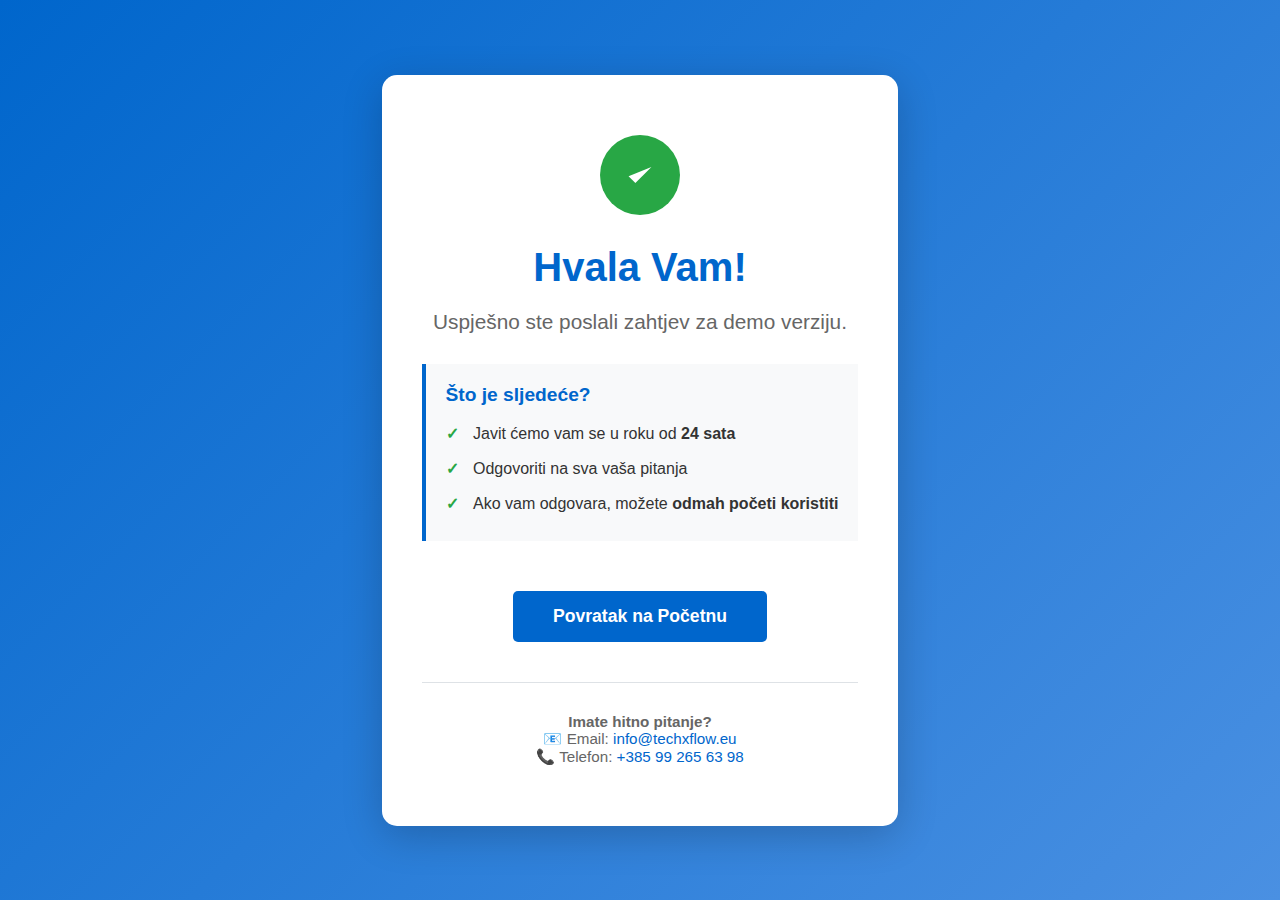
<file: transcription/hvala.html>
<!DOCTYPE html>
<html lang="hr">
  <head>
    <meta charset="UTF-8" />
    <meta name="viewport" content="width=device-width, initial-scale=1.0" />
    <title>Hvala na interesu | Medicinska Transkripcija</title>

    <!-- Google Ads Conversion Tracking -->
    <!-- VAŽNO: Nakon što kreiraš conversion u Google Ads, zalijepiti conversion code OVDJE -->
    <!-- Google će ti dati script tag koji izgleda otprilike ovako:
    <script>
        gtag('event', 'conversion', {'send_to': 'AW-XXXXXXXXX/XXXXXXXXXXXX'});
    </script>
    -->

    <style>
      * {
        margin: 0;
        padding: 0;
        box-sizing: border-box;
      }

      body {
        font-family: "Segoe UI", Tahoma, Geneva, Verdana, sans-serif;
        background: linear-gradient(135deg, #0066cc 0%, #4a90e2 100%);
        min-height: 100vh;
        display: flex;
        align-items: center;
        justify-content: center;
        padding: 20px;
      }

      .container {
        background: white;
        border-radius: 15px;
        padding: 60px 40px;
        max-width: 600px;
        text-align: center;
        box-shadow: 0 10px 40px rgba(0, 0, 0, 0.2);
      }

      .checkmark {
        width: 80px;
        height: 80px;
        background-color: #28a745;
        border-radius: 50%;
        display: flex;
        align-items: center;
        justify-content: center;
        margin: 0 auto 30px;
        animation: scaleIn 0.5s ease-out;
      }

      .checkmark svg {
        width: 50px;
        height: 50px;
        fill: white;
      }

      @keyframes scaleIn {
        0% {
          transform: scale(0);
        }
        100% {
          transform: scale(1);
        }
      }

      h1 {
        color: #0066cc;
        font-size: 2.5rem;
        margin-bottom: 20px;
      }

      .subtitle {
        font-size: 1.3rem;
        color: #666;
        margin-bottom: 30px;
      }

      .info-box {
        background-color: #f8f9fa;
        border-left: 4px solid #0066cc;
        padding: 20px;
        margin: 30px 0;
        text-align: left;
      }

      .info-box h3 {
        color: #0066cc;
        margin-bottom: 10px;
        font-size: 1.2rem;
      }

      .info-box ul {
        list-style: none;
        padding: 0;
      }

      .info-box li {
        padding: 8px 0;
        color: #333;
        font-size: 1rem;
      }

      .info-box li:before {
        content: "✓ ";
        color: #28a745;
        font-weight: bold;
        margin-right: 10px;
      }

      .cta-button {
        display: inline-block;
        background-color: #0066cc;
        color: white;
        padding: 15px 40px;
        font-size: 1.1rem;
        text-decoration: none;
        border-radius: 5px;
        font-weight: 600;
        margin-top: 20px;
        transition: background-color 0.3s, transform 0.2s;
      }

      .cta-button:hover {
        background-color: #0052a3;
        transform: translateY(-2px);
      }

      .contact-info {
        margin-top: 40px;
        padding-top: 30px;
        border-top: 1px solid #dee2e6;
        color: #666;
        font-size: 0.95rem;
      }

      .contact-info a {
        color: #0066cc;
        text-decoration: none;
      }

      .contact-info a:hover {
        text-decoration: underline;
      }
    </style>
  </head>
  <body>
    <div class="container">
      <div class="checkmark">
        <svg xmlns="http://www.w3.org/2000/svg" viewBox="0 0 52 52">
          <path d="M14.1 27.2l7.1 7.2 16.7-16.8" />
        </svg>
      </div>

      <h1>Hvala Vam!</h1>
      <p class="subtitle">Uspješno ste poslali zahtjev za demo verziju.</p>

      <div class="info-box">
        <h3>Što je sljedeće?</h3>
        <ul>
          <li>Javit ćemo vam se u roku od <strong>24 sata</strong></li>
          <li>Odgovoriti na sva vaša pitanja</li>
          <li>
            Ako vam odgovara, možete <strong>odmah početi koristiti</strong>
          </li>
        </ul>
      </div>

      <a href="medicinska-transkripcija-landing.html" class="cta-button">
        Povratak na Početnu
      </a>

      <div class="contact-info">
        <p><strong>Imate hitno pitanje?</strong></p>
        <p>
          📧 Email: <a href="mailto:info@techxflow.eu">info@techxflow.eu</a
          ><br />
          📞 Telefon: <a href="tel:+385992656398">+385 99 265 63 98</a>
        </p>
      </div>
    </div>
  </body>
</html>
</file>
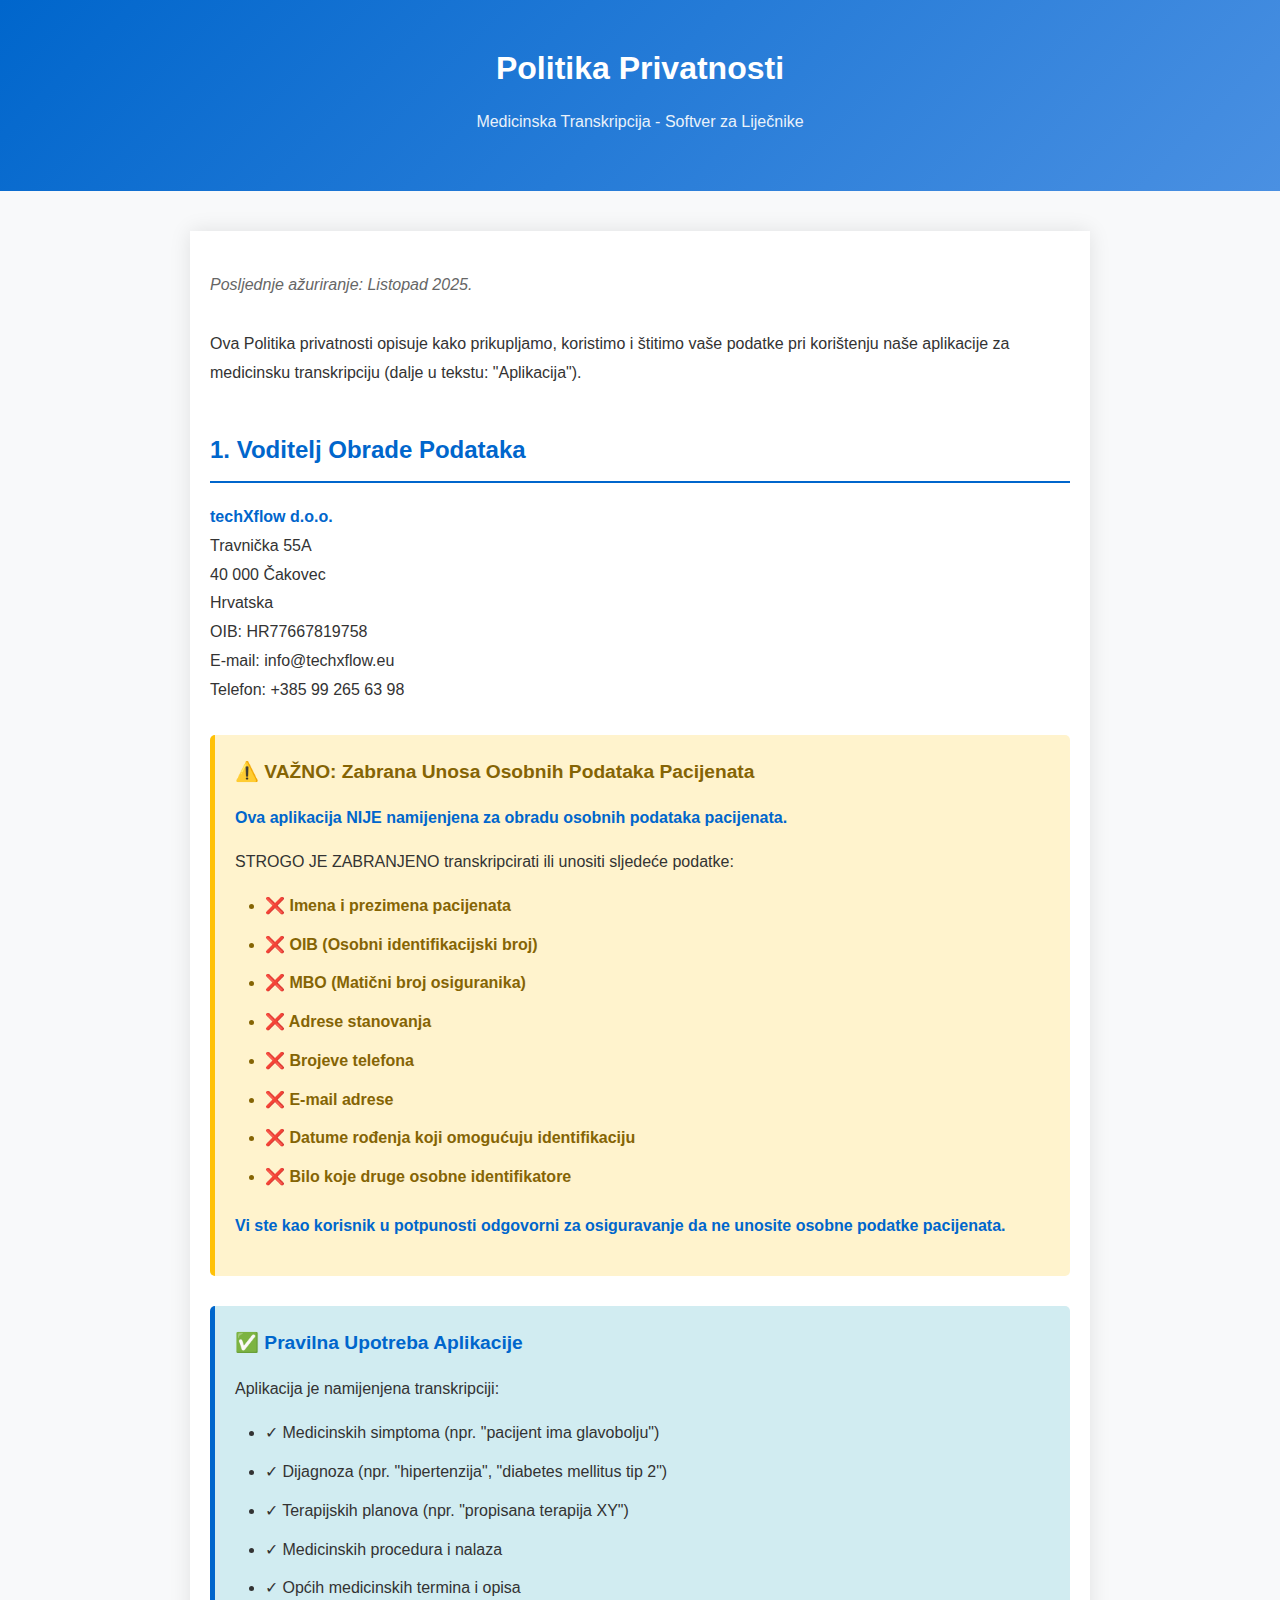
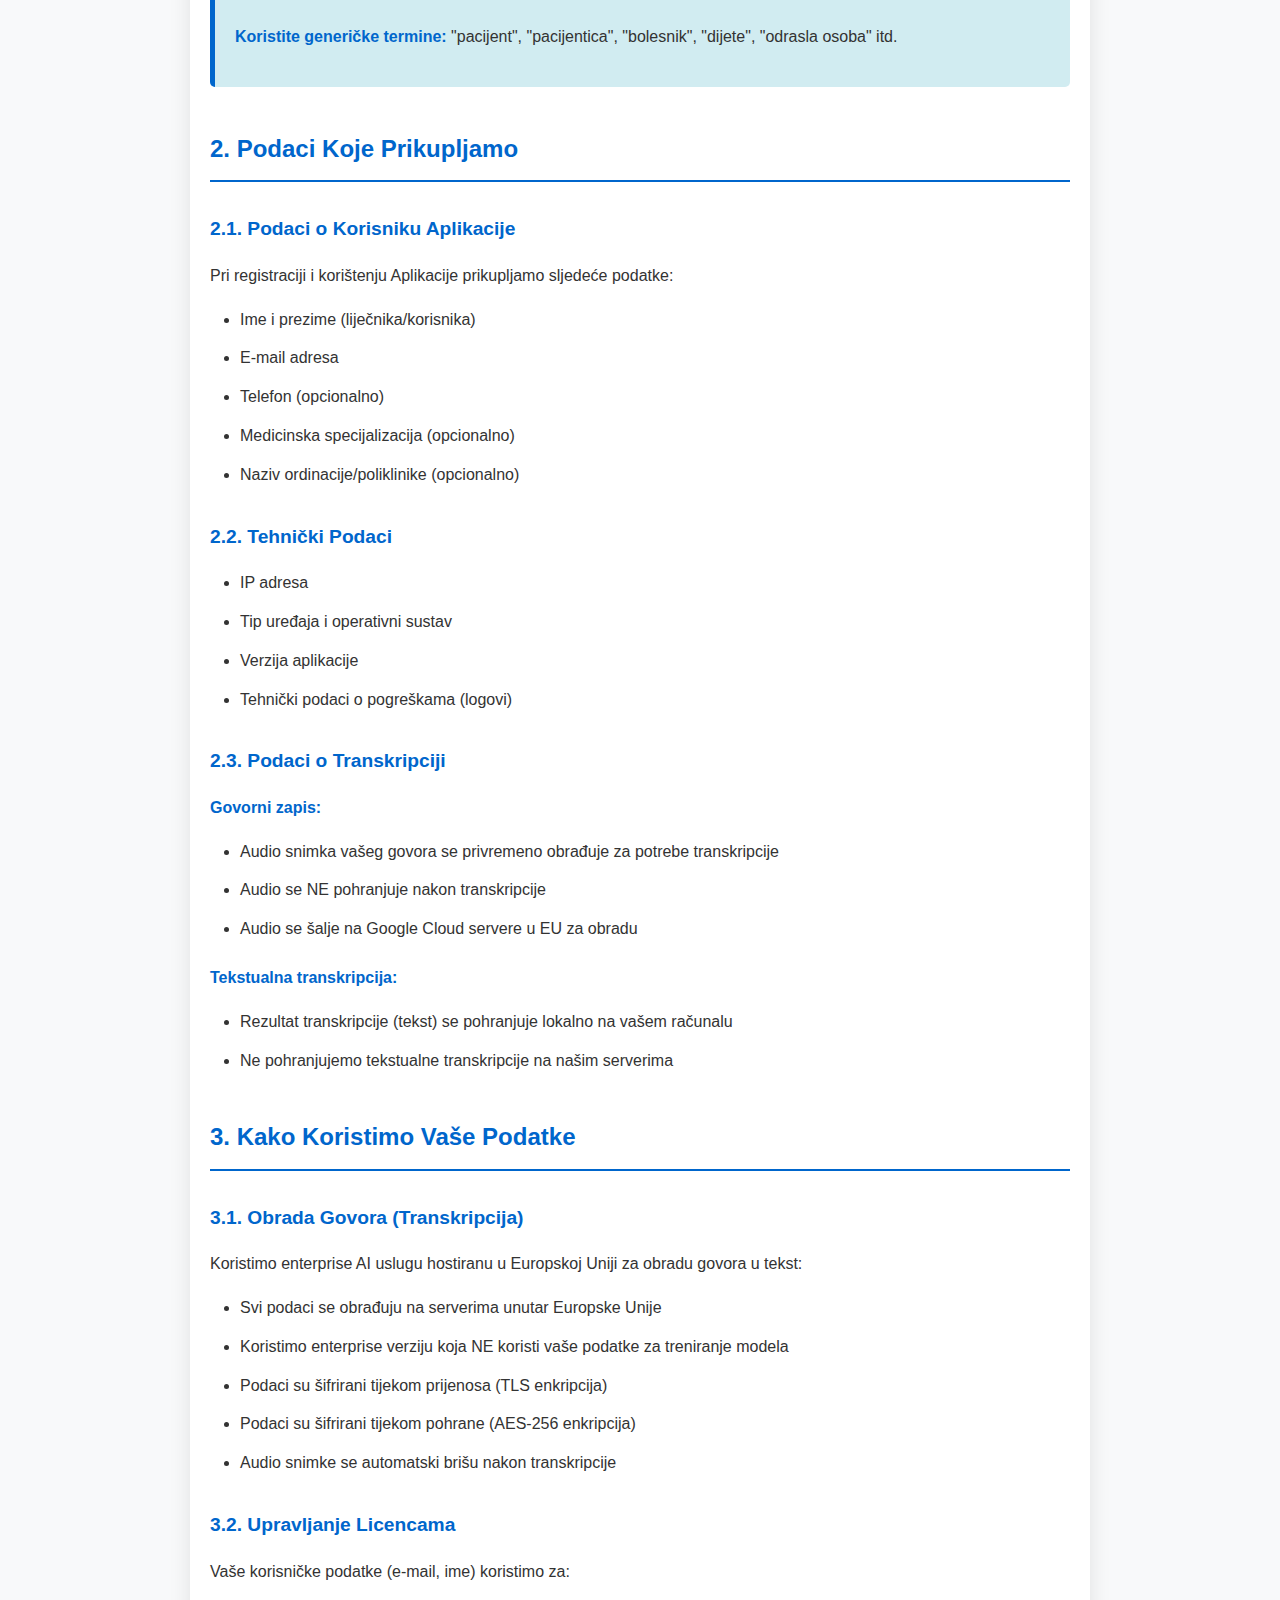
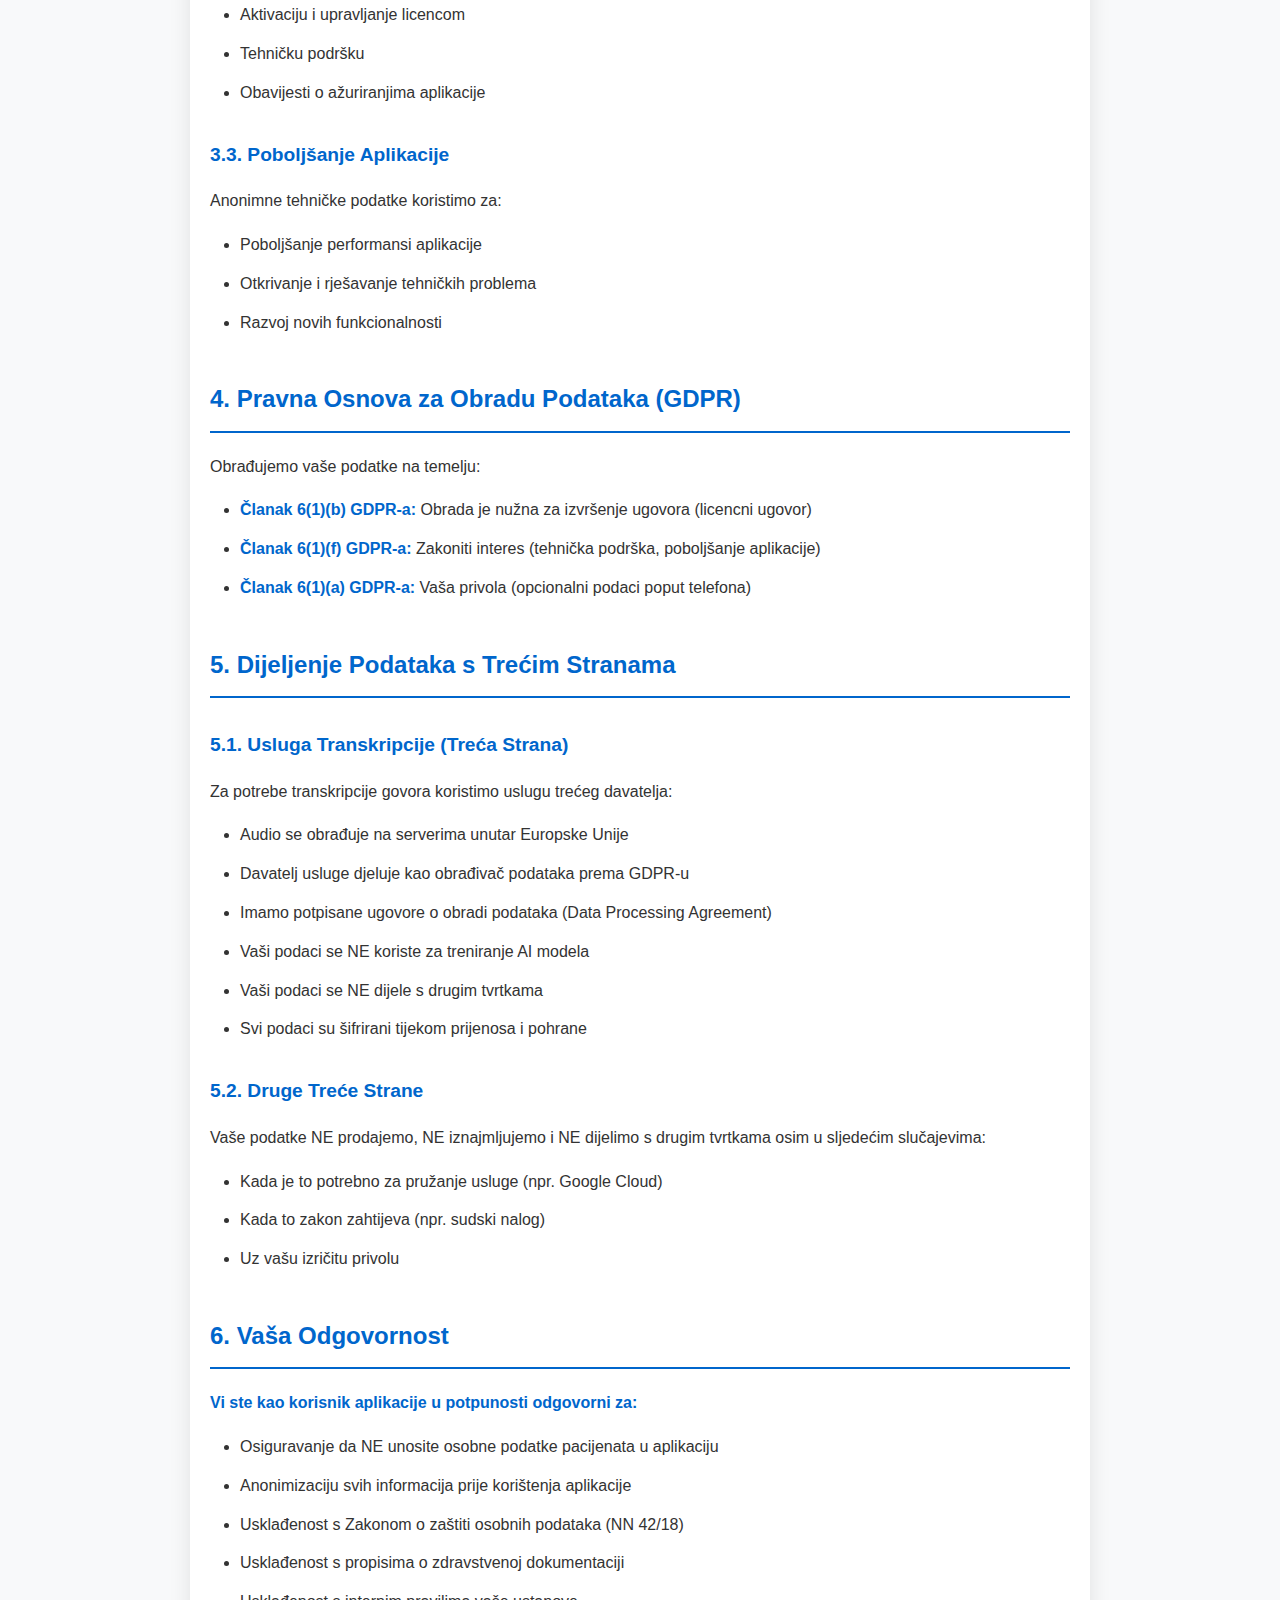
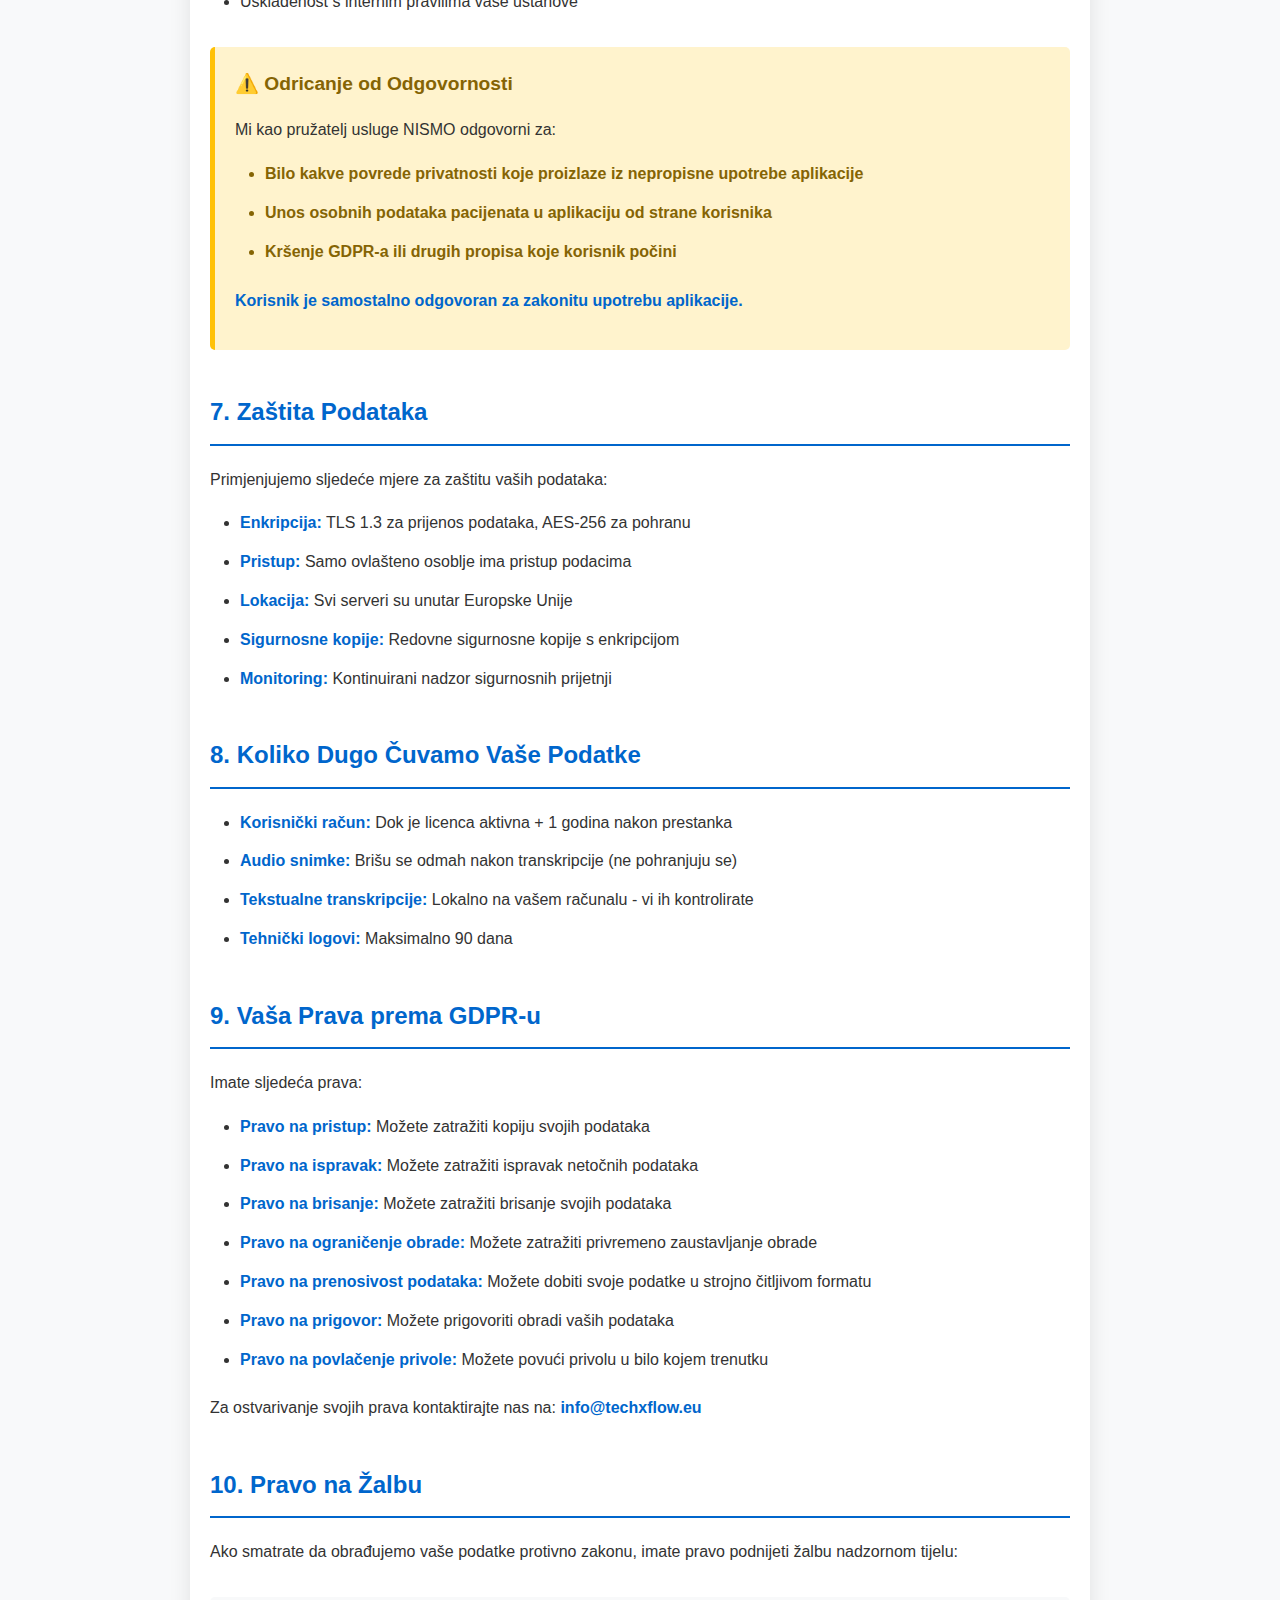
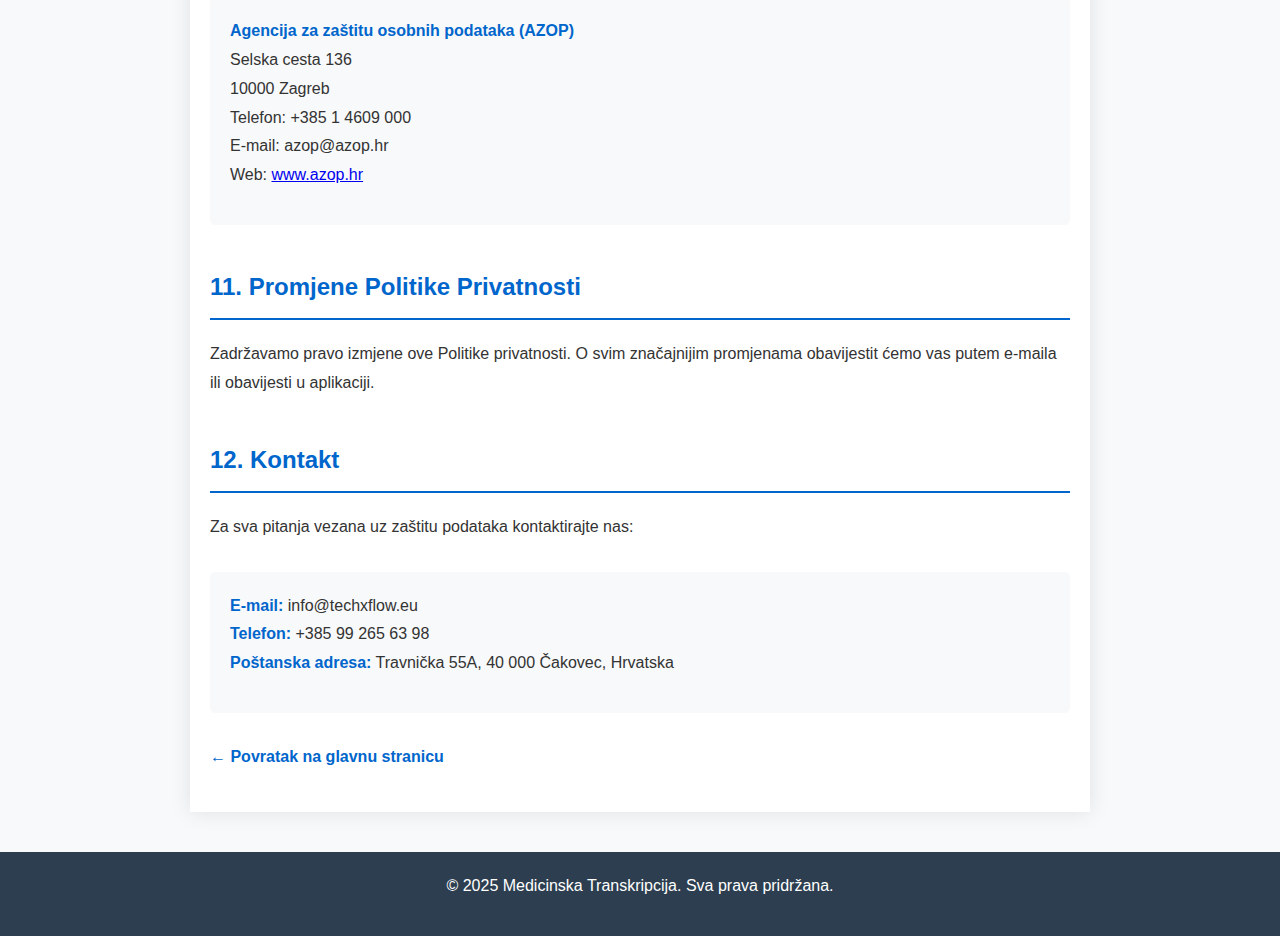
<file: transcription/politika-privatnosti.html>
<!DOCTYPE html>
<html lang="hr">
  <head>
    <meta charset="UTF-8" />
    <meta name="viewport" content="width=device-width, initial-scale=1.0" />
    <title>Politika Privatnosti | Medicinska Transkripcija</title>
    <style>
      * {
        margin: 0;
        padding: 0;
        box-sizing: border-box;
      }

      body {
        font-family: "Segoe UI", Tahoma, Geneva, Verdana, sans-serif;
        line-height: 1.8;
        color: #333;
        background-color: #f8f9fa;
      }

      .container {
        max-width: 900px;
        margin: 0 auto;
        padding: 40px 20px;
        background-color: white;
        box-shadow: 0 0 20px rgba(0, 0, 0, 0.1);
      }

      header {
        background: linear-gradient(135deg, #0066cc 0%, #4a90e2 100%);
        color: white;
        padding: 40px 20px;
        text-align: center;
        margin-bottom: 40px;
      }

      header h1 {
        font-size: 2rem;
        margin-bottom: 10px;
      }

      header p {
        opacity: 0.9;
      }

      h2 {
        color: #0066cc;
        margin-top: 40px;
        margin-bottom: 20px;
        font-size: 1.5rem;
        border-bottom: 2px solid #0066cc;
        padding-bottom: 10px;
      }

      h3 {
        color: #0066cc;
        margin-top: 30px;
        margin-bottom: 15px;
        font-size: 1.2rem;
      }

      p {
        margin-bottom: 15px;
      }

      ul,
      ol {
        margin-left: 30px;
        margin-bottom: 20px;
      }

      li {
        margin-bottom: 10px;
      }

      .warning-box {
        background-color: #fff3cd;
        border-left: 5px solid #ffc107;
        padding: 20px;
        margin: 30px 0;
        border-radius: 5px;
      }

      .warning-box h3 {
        color: #856404;
        margin-top: 0;
      }

      .warning-box ul {
        margin-top: 10px;
      }

      .warning-box li {
        color: #856404;
        font-weight: 600;
      }

      .info-box {
        background-color: #d1ecf1;
        border-left: 5px solid #0066cc;
        padding: 20px;
        margin: 30px 0;
        border-radius: 5px;
      }

      .info-box h3 {
        margin-top: 0;
      }

      strong {
        color: #0066cc;
      }

      .contact-info {
        background-color: #f8f9fa;
        padding: 20px;
        border-radius: 5px;
        margin-top: 30px;
      }

      .back-link {
        display: inline-block;
        margin-top: 30px;
        color: #0066cc;
        text-decoration: none;
        font-weight: 600;
      }

      .back-link:hover {
        text-decoration: underline;
      }

      footer {
        background-color: #2c3e50;
        color: white;
        padding: 20px;
        text-align: center;
        margin-top: 40px;
      }

      .date-updated {
        font-style: italic;
        color: #666;
        margin-bottom: 30px;
      }
    </style>
  </head>
  <body>
    <header>
      <h1>Politika Privatnosti</h1>
      <p>Medicinska Transkripcija - Softver za Liječnike</p>
    </header>

    <div class="container">
      <p class="date-updated">Posljednje ažuriranje: Listopad 2025.</p>

      <p>
        Ova Politika privatnosti opisuje kako prikupljamo, koristimo i štitimo
        vaše podatke pri korištenju naše aplikacije za medicinsku transkripciju
        (dalje u tekstu: "Aplikacija").
      </p>

      <h2>1. Voditelj Obrade Podataka</h2>
      <p>
        <strong>techXflow d.o.o.</strong><br />
        Travnička 55A<br />
        40 000 Čakovec<br />
        Hrvatska<br />
        OIB: HR77667819758<br />
        E-mail: info@techxflow.eu<br />
        Telefon: +385 99 265 63 98
      </p>

      <div class="warning-box">
        <h3>⚠️ VAŽNO: Zabrana Unosa Osobnih Podataka Pacijenata</h3>
        <p>
          <strong
            >Ova aplikacija NIJE namijenjena za obradu osobnih podataka
            pacijenata.</strong
          >
        </p>
        <p>
          STROGO JE ZABRANJENO transkripcirati ili unositi sljedeće podatke:
        </p>
        <ul>
          <li>❌ Imena i prezimena pacijenata</li>
          <li>❌ OIB (Osobni identifikacijski broj)</li>
          <li>❌ MBO (Matični broj osiguranika)</li>
          <li>❌ Adrese stanovanja</li>
          <li>❌ Brojeve telefona</li>
          <li>❌ E-mail adrese</li>
          <li>❌ Datume rođenja koji omogućuju identifikaciju</li>
          <li>❌ Bilo koje druge osobne identifikatore</li>
        </ul>
        <p style="margin-top: 15px">
          <strong
            >Vi ste kao korisnik u potpunosti odgovorni za osiguravanje da ne
            unosite osobne podatke pacijenata.</strong
          >
        </p>
      </div>

      <div class="info-box">
        <h3>✅ Pravilna Upotreba Aplikacije</h3>
        <p>Aplikacija je namijenjena transkripciji:</p>
        <ul>
          <li>✓ Medicinskih simptoma (npr. "pacijent ima glavobolju")</li>
          <li>✓ Dijagnoza (npr. "hipertenzija", "diabetes mellitus tip 2")</li>
          <li>✓ Terapijskih planova (npr. "propisana terapija XY")</li>
          <li>✓ Medicinskih procedura i nalaza</li>
          <li>✓ Općih medicinskih termina i opisa</li>
        </ul>
        <p style="margin-top: 10px">
          <strong>Koristite generičke termine:</strong> "pacijent",
          "pacijentica", "bolesnik", "dijete", "odrasla osoba" itd.
        </p>
      </div>

      <h2>2. Podaci Koje Prikupljamo</h2>

      <h3>2.1. Podaci o Korisniku Aplikacije</h3>
      <p>
        Pri registraciji i korištenju Aplikacije prikupljamo sljedeće podatke:
      </p>
      <ul>
        <li>Ime i prezime (liječnika/korisnika)</li>
        <li>E-mail adresa</li>
        <li>Telefon (opcionalno)</li>
        <li>Medicinska specijalizacija (opcionalno)</li>
        <li>Naziv ordinacije/poliklinike (opcionalno)</li>
      </ul>

      <h3>2.2. Tehnički Podaci</h3>
      <ul>
        <li>IP adresa</li>
        <li>Tip uređaja i operativni sustav</li>
        <li>Verzija aplikacije</li>
        <li>Tehnički podaci o pogreškama (logovi)</li>
      </ul>

      <h3>2.3. Podaci o Transkripciji</h3>
      <p><strong>Govorni zapis:</strong></p>
      <ul>
        <li>
          Audio snimka vašeg govora se privremeno obrađuje za potrebe
          transkripcije
        </li>
        <li>Audio se NE pohranjuje nakon transkripcije</li>
        <li>Audio se šalje na Google Cloud servere u EU za obradu</li>
      </ul>

      <p><strong>Tekstualna transkripcija:</strong></p>
      <ul>
        <li>
          Rezultat transkripcije (tekst) se pohranjuje lokalno na vašem računalu
        </li>
        <li>Ne pohranjujemo tekstualne transkripcije na našim serverima</li>
      </ul>

      <h2>3. Kako Koristimo Vaše Podatke</h2>

      <h3>3.1. Obrada Govora (Transkripcija)</h3>
      <p>
        Koristimo enterprise AI uslugu hostiranu u Europskoj Uniji za obradu
        govora u tekst:
      </p>
      <ul>
        <li>Svi podaci se obrađuju na serverima unutar Europske Unije</li>
        <li>
          Koristimo enterprise verziju koja NE koristi vaše podatke za
          treniranje modela
        </li>
        <li>Podaci su šifrirani tijekom prijenosa (TLS enkripcija)</li>
        <li>Podaci su šifrirani tijekom pohrane (AES-256 enkripcija)</li>
        <li>Audio snimke se automatski brišu nakon transkripcije</li>
      </ul>

      <h3>3.2. Upravljanje Licencama</h3>
      <p>Vaše korisničke podatke (e-mail, ime) koristimo za:</p>
      <ul>
        <li>Aktivaciju i upravljanje licencom</li>
        <li>Tehničku podršku</li>
        <li>Obavijesti o ažuriranjima aplikacije</li>
      </ul>

      <h3>3.3. Poboljšanje Aplikacije</h3>
      <p>Anonimne tehničke podatke koristimo za:</p>
      <ul>
        <li>Poboljšanje performansi aplikacije</li>
        <li>Otkrivanje i rješavanje tehničkih problema</li>
        <li>Razvoj novih funkcionalnosti</li>
      </ul>

      <h2>4. Pravna Osnova za Obradu Podataka (GDPR)</h2>
      <p>Obrađujemo vaše podatke na temelju:</p>
      <ul>
        <li>
          <strong>Članak 6(1)(b) GDPR-a:</strong> Obrada je nužna za izvršenje
          ugovora (licencni ugovor)
        </li>
        <li>
          <strong>Članak 6(1)(f) GDPR-a:</strong> Zakoniti interes (tehnička
          podrška, poboljšanje aplikacije)
        </li>
        <li>
          <strong>Članak 6(1)(a) GDPR-a:</strong> Vaša privola (opcionalni
          podaci poput telefona)
        </li>
      </ul>

      <h2>5. Dijeljenje Podataka s Trećim Stranama</h2>

      <h3>5.1. Usluga Transkripcije (Treća Strana)</h3>
      <p>Za potrebe transkripcije govora koristimo uslugu trećeg davatelja:</p>
      <ul>
        <li>Audio se obrađuje na serverima unutar Europske Unije</li>
        <li>Davatelj usluge djeluje kao obrađivač podataka prema GDPR-u</li>
        <li>
          Imamo potpisane ugovore o obradi podataka (Data Processing Agreement)
        </li>
        <li>Vaši podaci se NE koriste za treniranje AI modela</li>
        <li>Vaši podaci se NE dijele s drugim tvrtkama</li>
        <li>Svi podaci su šifrirani tijekom prijenosa i pohrane</li>
      </ul>

      <h3>5.2. Druge Treće Strane</h3>
      <p>
        Vaše podatke NE prodajemo, NE iznajmljujemo i NE dijelimo s drugim
        tvrtkama osim u sljedećim slučajevima:
      </p>
      <ul>
        <li>Kada je to potrebno za pružanje usluge (npr. Google Cloud)</li>
        <li>Kada to zakon zahtijeva (npr. sudski nalog)</li>
        <li>Uz vašu izričitu privolu</li>
      </ul>

      <h2>6. Vaša Odgovornost</h2>
      <p>
        <strong
          >Vi ste kao korisnik aplikacije u potpunosti odgovorni za:</strong
        >
      </p>
      <ul>
        <li>
          Osiguravanje da NE unosite osobne podatke pacijenata u aplikaciju
        </li>
        <li>Anonimizaciju svih informacija prije korištenja aplikacije</li>
        <li>Usklađenost s Zakonom o zaštiti osobnih podataka (NN 42/18)</li>
        <li>Usklađenost s propisima o zdravstvenoj dokumentaciji</li>
        <li>Usklađenost s internim pravilima vaše ustanove</li>
      </ul>

      <div class="warning-box">
        <h3>⚠️ Odricanje od Odgovornosti</h3>
        <p>Mi kao pružatelj usluge NISMO odgovorni za:</p>
        <ul>
          <li>
            Bilo kakve povrede privatnosti koje proizlaze iz nepropisne upotrebe
            aplikacije
          </li>
          <li>
            Unos osobnih podataka pacijenata u aplikaciju od strane korisnika
          </li>
          <li>Kršenje GDPR-a ili drugih propisa koje korisnik počini</li>
        </ul>
        <p style="margin-top: 10px">
          <strong
            >Korisnik je samostalno odgovoran za zakonitu upotrebu
            aplikacije.</strong
          >
        </p>
      </div>

      <h2>7. Zaštita Podataka</h2>
      <p>Primjenjujemo sljedeće mjere za zaštitu vaših podataka:</p>
      <ul>
        <li>
          <strong>Enkripcija:</strong> TLS 1.3 za prijenos podataka, AES-256 za
          pohranu
        </li>
        <li>
          <strong>Pristup:</strong> Samo ovlašteno osoblje ima pristup podacima
        </li>
        <li><strong>Lokacija:</strong> Svi serveri su unutar Europske Unije</li>
        <li>
          <strong>Sigurnosne kopije:</strong> Redovne sigurnosne kopije s
          enkripcijom
        </li>
        <li>
          <strong>Monitoring:</strong> Kontinuirani nadzor sigurnosnih prijetnji
        </li>
      </ul>

      <h2>8. Koliko Dugo Čuvamo Vaše Podatke</h2>
      <ul>
        <li>
          <strong>Korisnički račun:</strong> Dok je licenca aktivna + 1 godina
          nakon prestanka
        </li>
        <li>
          <strong>Audio snimke:</strong> Brišu se odmah nakon transkripcije (ne
          pohranjuju se)
        </li>
        <li>
          <strong>Tekstualne transkripcije:</strong> Lokalno na vašem računalu -
          vi ih kontrolirate
        </li>
        <li><strong>Tehnički logovi:</strong> Maksimalno 90 dana</li>
      </ul>

      <h2>9. Vaša Prava prema GDPR-u</h2>
      <p>Imate sljedeća prava:</p>
      <ul>
        <li>
          <strong>Pravo na pristup:</strong> Možete zatražiti kopiju svojih
          podataka
        </li>
        <li>
          <strong>Pravo na ispravak:</strong> Možete zatražiti ispravak netočnih
          podataka
        </li>
        <li>
          <strong>Pravo na brisanje:</strong> Možete zatražiti brisanje svojih
          podataka
        </li>
        <li>
          <strong>Pravo na ograničenje obrade:</strong> Možete zatražiti
          privremeno zaustavljanje obrade
        </li>
        <li>
          <strong>Pravo na prenosivost podataka:</strong> Možete dobiti svoje
          podatke u strojno čitljivom formatu
        </li>
        <li>
          <strong>Pravo na prigovor:</strong> Možete prigovoriti obradi vaših
          podataka
        </li>
        <li>
          <strong>Pravo na povlačenje privole:</strong> Možete povući privolu u
          bilo kojem trenutku
        </li>
      </ul>

      <p>
        Za ostvarivanje svojih prava kontaktirajte nas na:
        <strong>info@techxflow.eu</strong>
      </p>

      <h2>10. Pravo na Žalbu</h2>
      <p>
        Ako smatrate da obrađujemo vaše podatke protivno zakonu, imate pravo
        podnijeti žalbu nadzornom tijelu:
      </p>
      <div class="contact-info">
        <p>
          <strong>Agencija za zaštitu osobnih podataka (AZOP)</strong><br />
          Selska cesta 136<br />
          10000 Zagreb<br />
          Telefon: +385 1 4609 000<br />
          E-mail: azop@azop.hr<br />
          Web: <a href="https://azop.hr" target="_blank">www.azop.hr</a>
        </p>
      </div>

      <h2>11. Promjene Politike Privatnosti</h2>
      <p>
        Zadržavamo pravo izmjene ove Politike privatnosti. O svim značajnijim
        promjenama obavijestit ćemo vas putem e-maila ili obavijesti u
        aplikaciji.
      </p>

      <h2>12. Kontakt</h2>
      <p>Za sva pitanja vezana uz zaštitu podataka kontaktirajte nas:</p>
      <div class="contact-info">
        <p>
          <strong>E-mail:</strong> info@techxflow.eu<br />
          <strong>Telefon:</strong> +385 99 265 63 98<br />
          <strong>Poštanska adresa:</strong> Travnička 55A, 40 000 Čakovec,
          Hrvatska
        </p>
      </div>

      <a href="medicinska-transkripcija-landing.html" class="back-link"
        >← Povratak na glavnu stranicu</a
      >
    </div>

    <footer>
      <p>&copy; 2025 Medicinska Transkripcija. Sva prava pridržana.</p>
    </footer>
  </body>
</html>
</file>
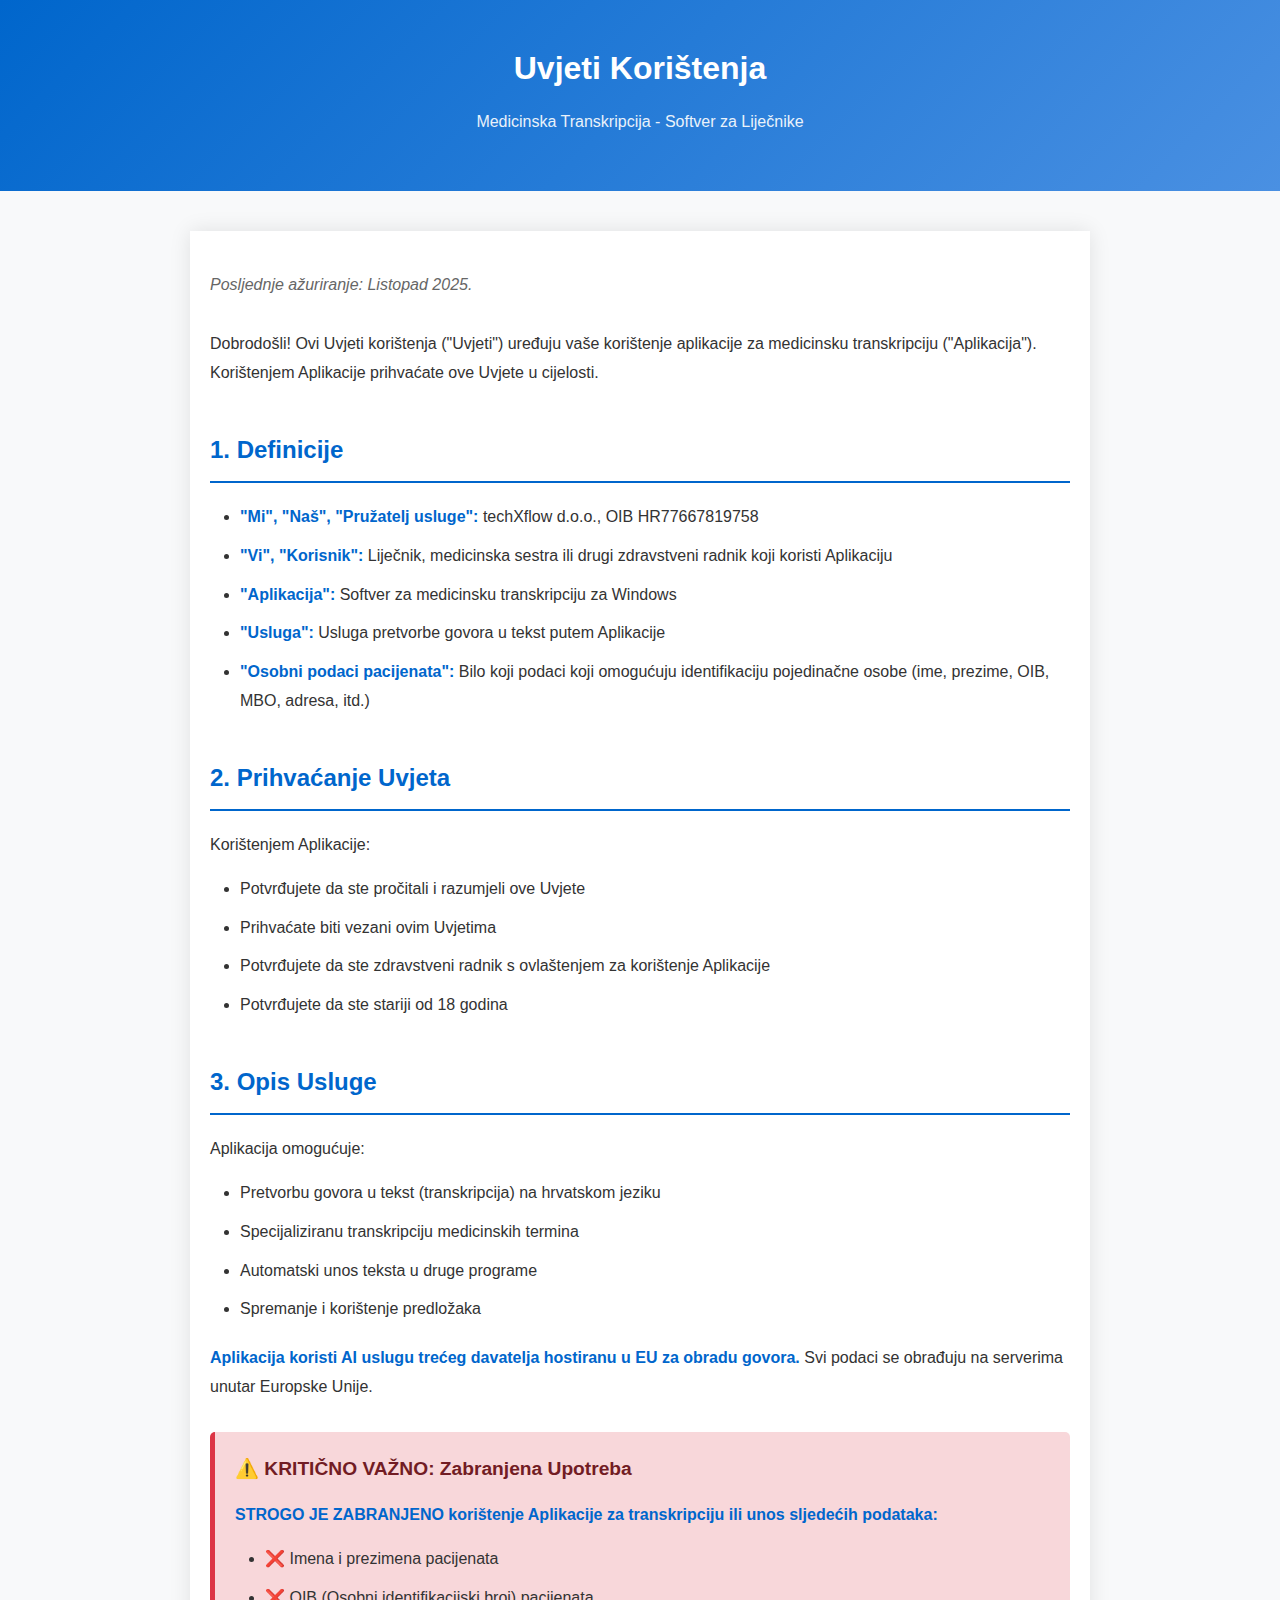
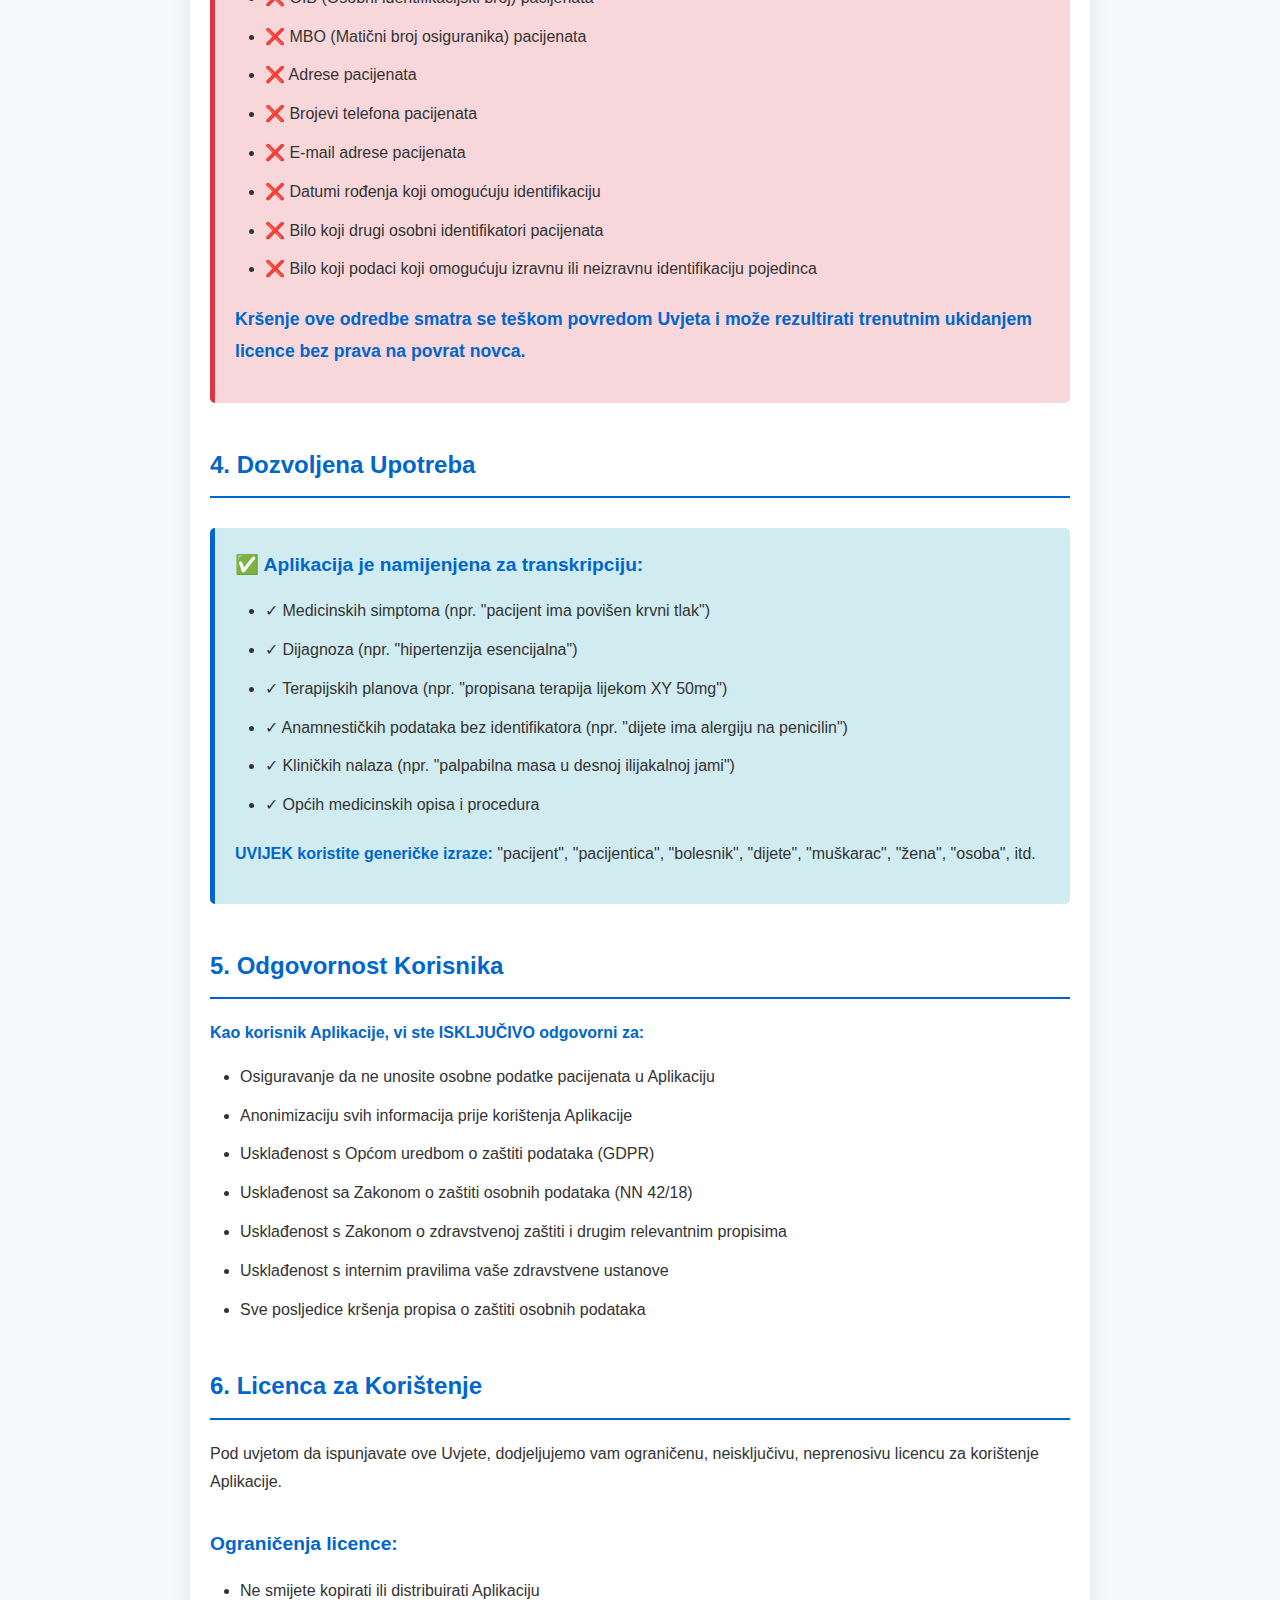
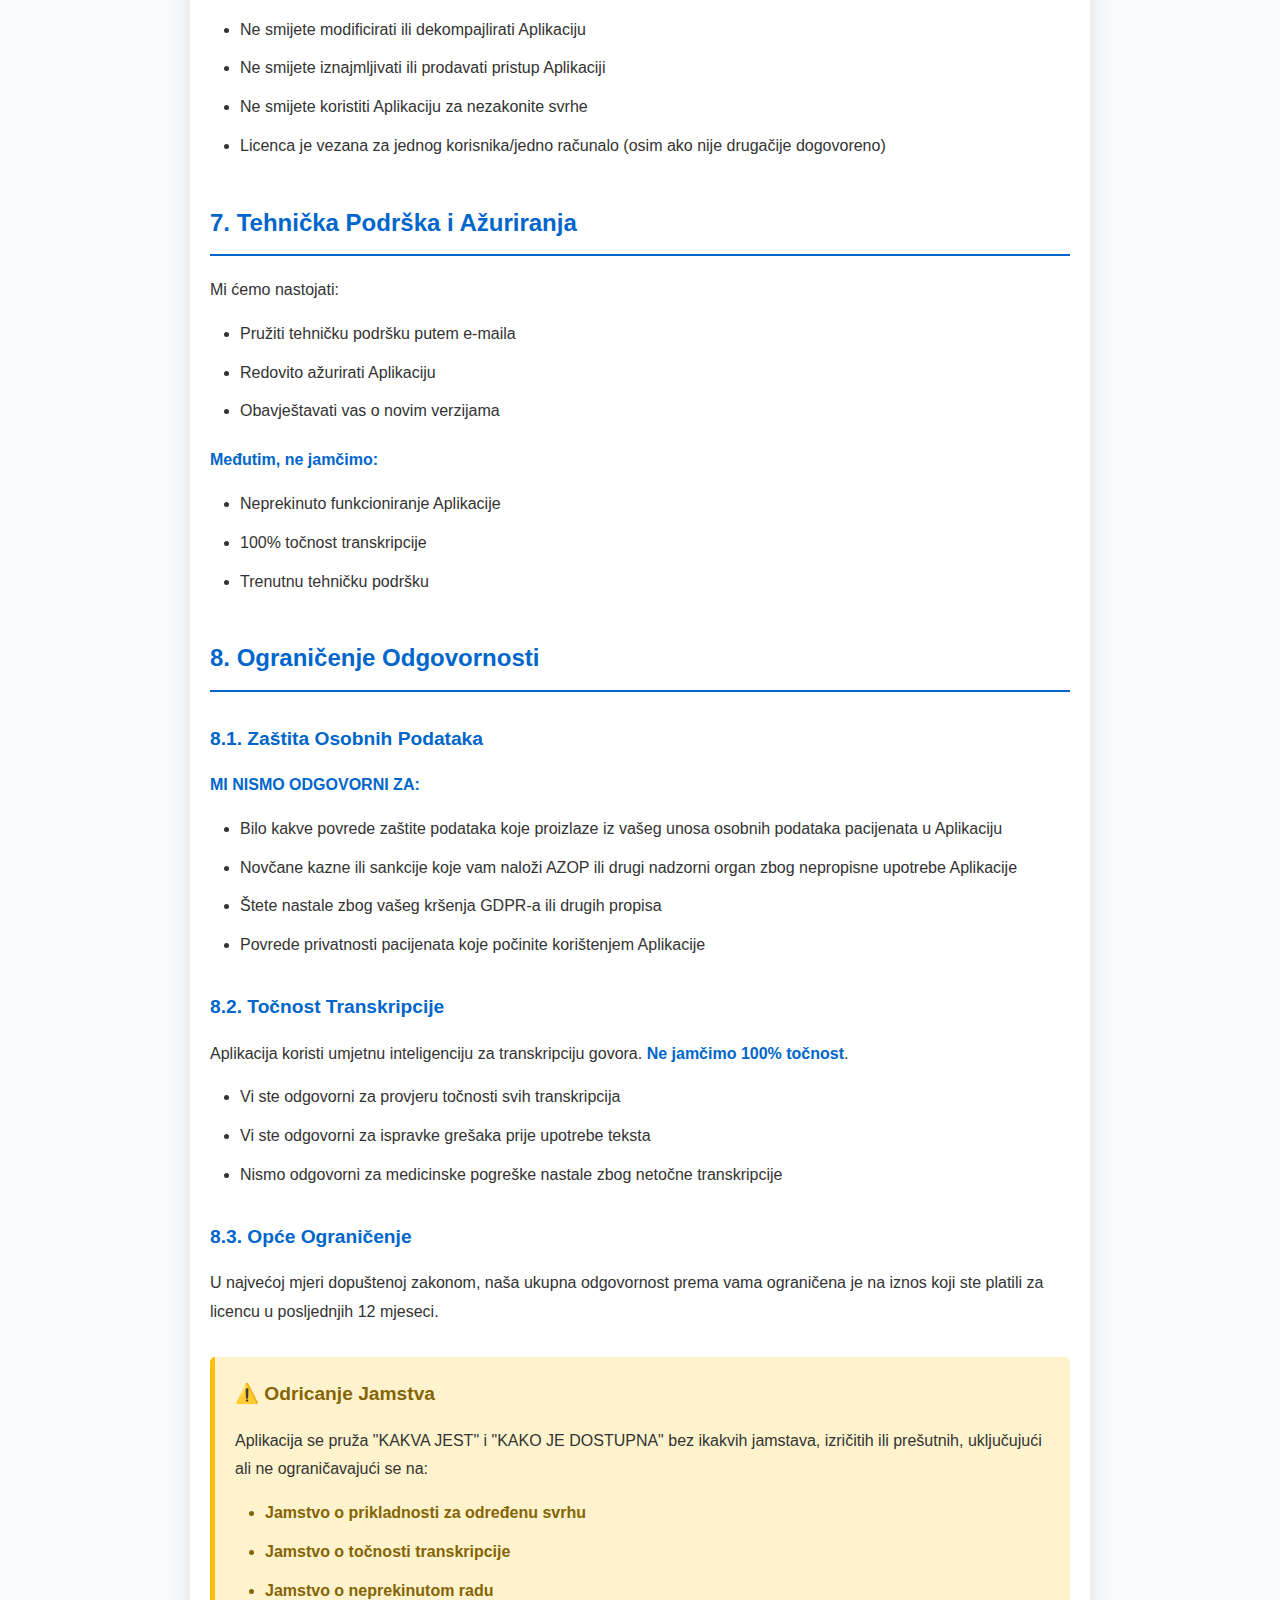
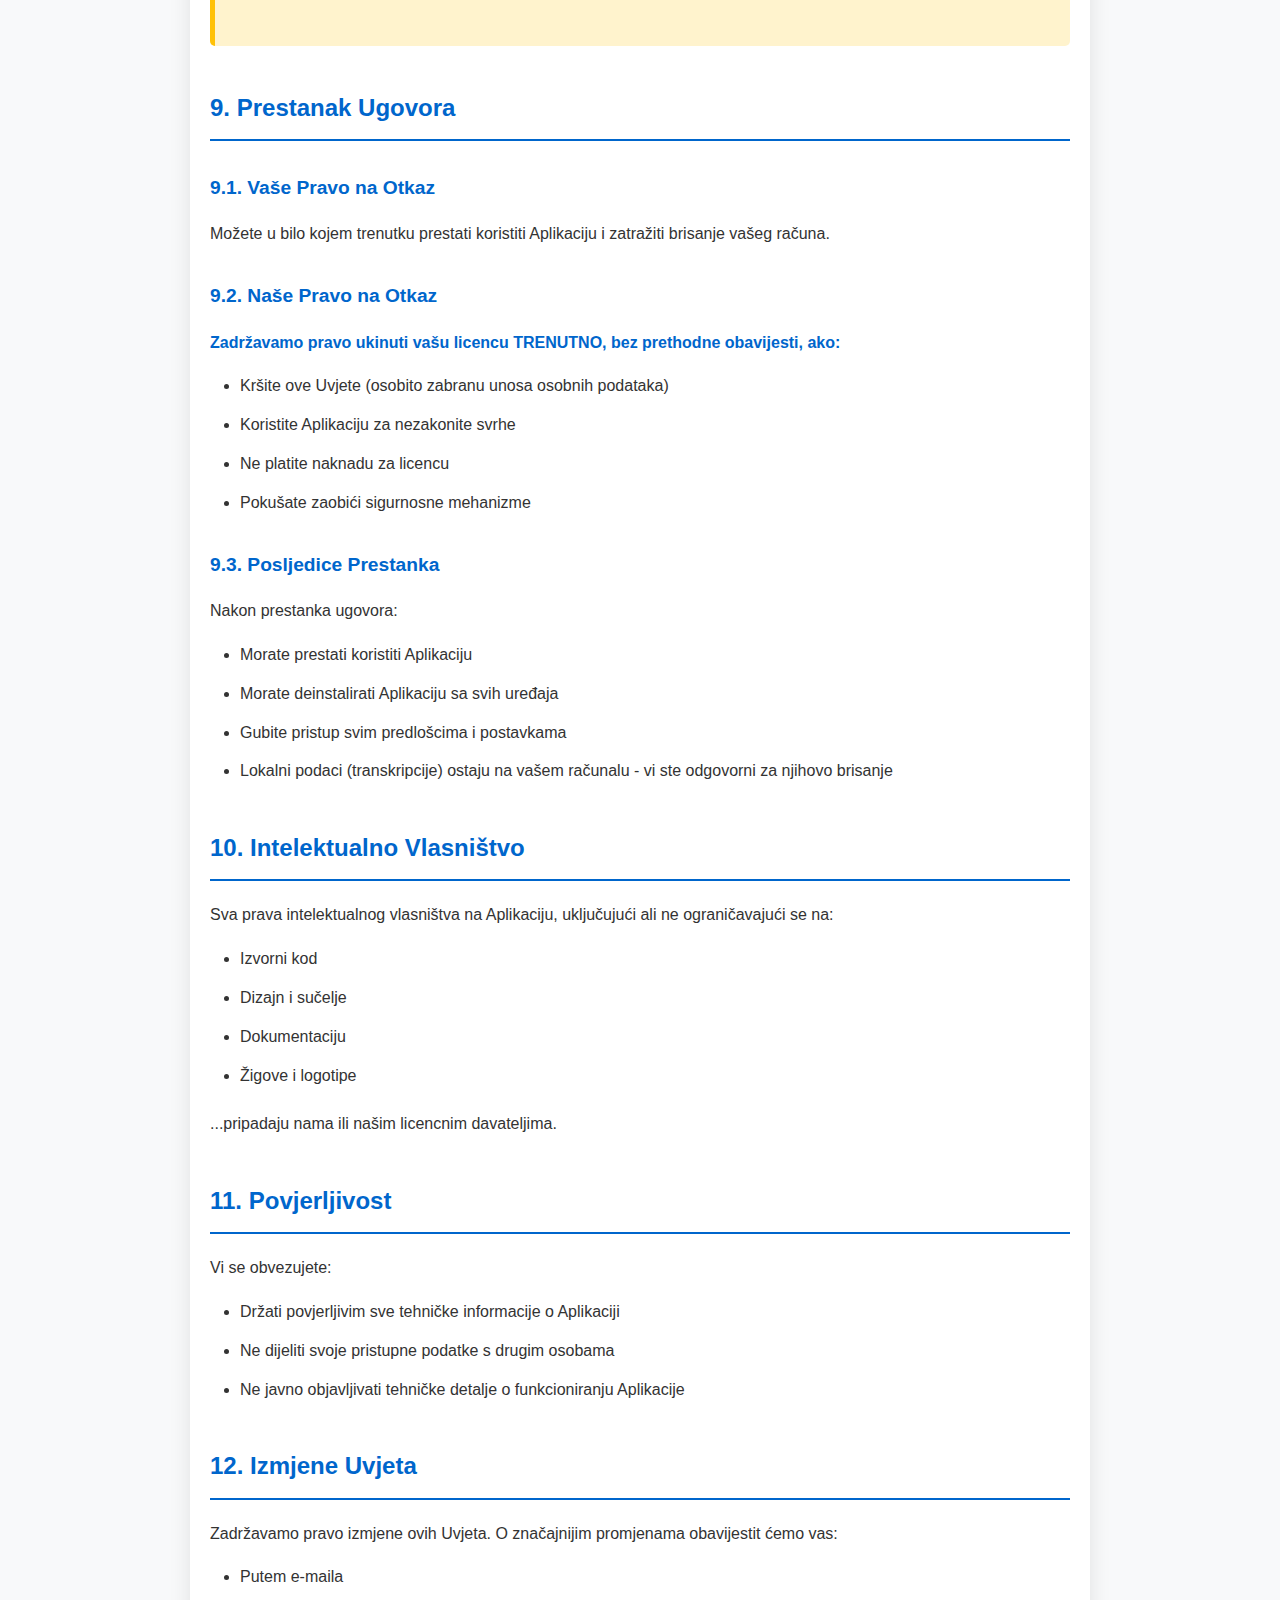
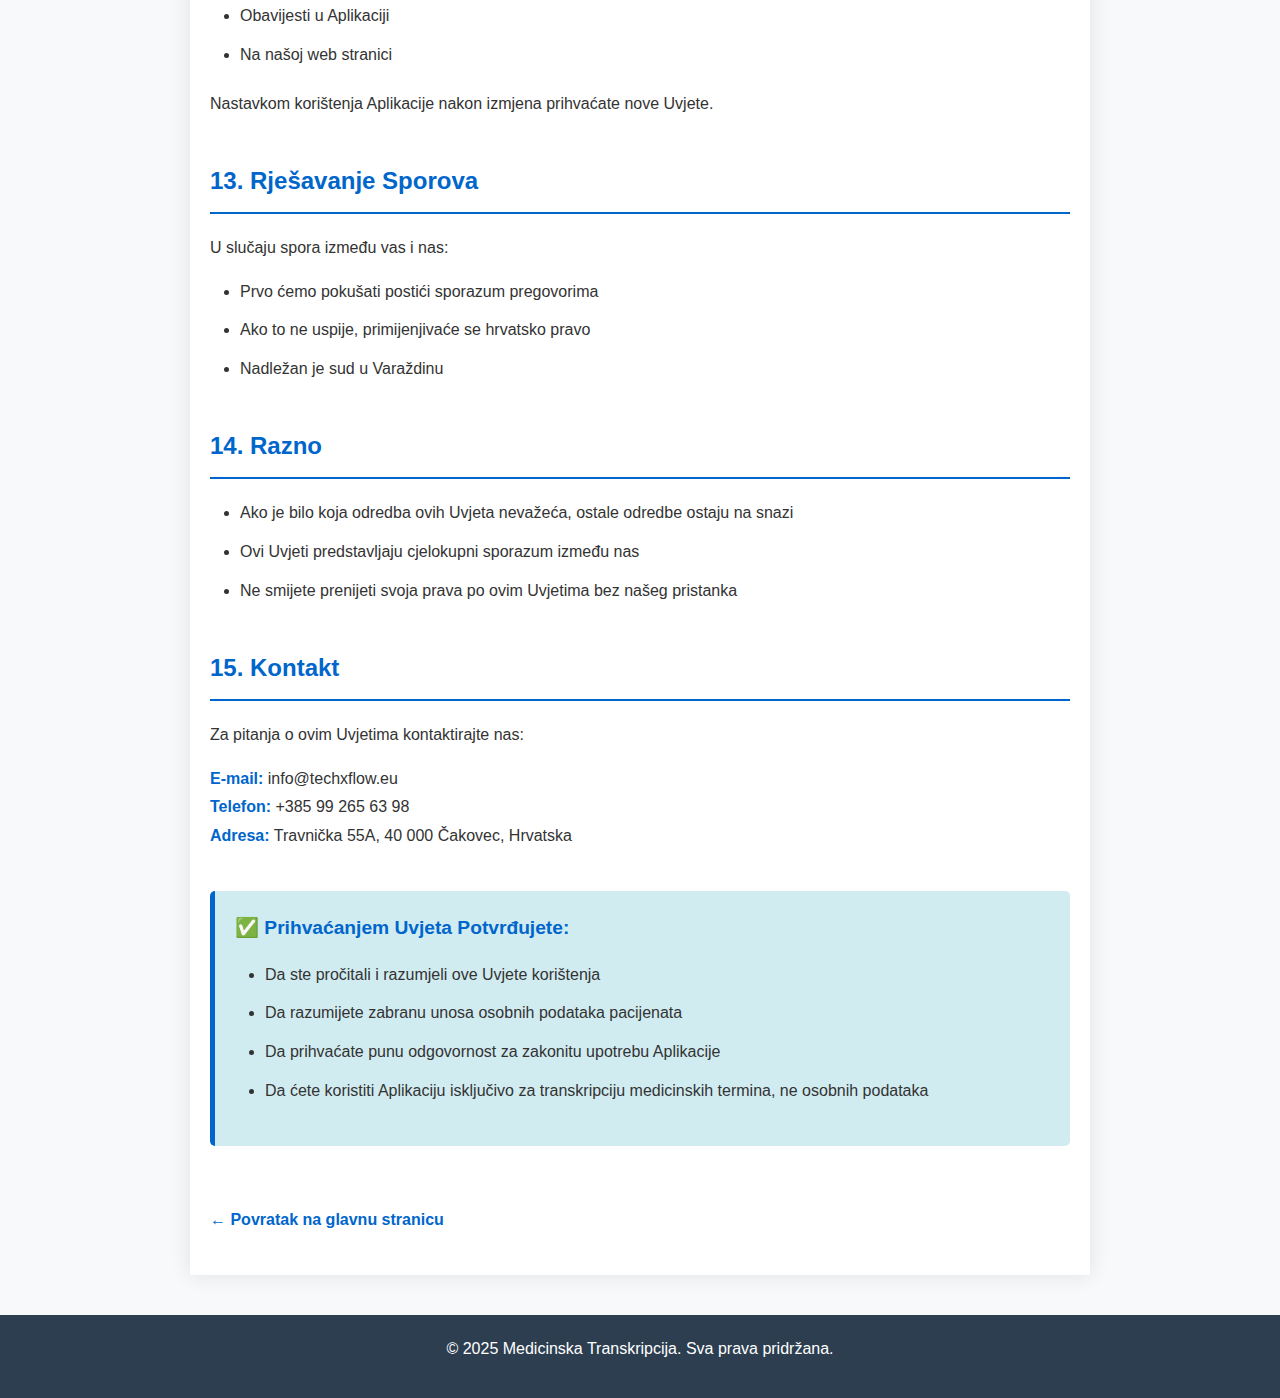
<file: transcription/uvjeti-koristenja.html>
<!DOCTYPE html>
<html lang="hr">
  <head>
    <meta charset="UTF-8" />
    <meta name="viewport" content="width=device-width, initial-scale=1.0" />
    <title>Uvjeti Korištenja | Medicinska Transkripcija</title>
    <style>
      * {
        margin: 0;
        padding: 0;
        box-sizing: border-box;
      }

      body {
        font-family: "Segoe UI", Tahoma, Geneva, Verdana, sans-serif;
        line-height: 1.8;
        color: #333;
        background-color: #f8f9fa;
      }

      .container {
        max-width: 900px;
        margin: 0 auto;
        padding: 40px 20px;
        background-color: white;
        box-shadow: 0 0 20px rgba(0, 0, 0, 0.1);
      }

      header {
        background: linear-gradient(135deg, #0066cc 0%, #4a90e2 100%);
        color: white;
        padding: 40px 20px;
        text-align: center;
        margin-bottom: 40px;
      }

      header h1 {
        font-size: 2rem;
        margin-bottom: 10px;
      }

      header p {
        opacity: 0.9;
      }

      h2 {
        color: #0066cc;
        margin-top: 40px;
        margin-bottom: 20px;
        font-size: 1.5rem;
        border-bottom: 2px solid #0066cc;
        padding-bottom: 10px;
      }

      h3 {
        color: #0066cc;
        margin-top: 30px;
        margin-bottom: 15px;
        font-size: 1.2rem;
      }

      p {
        margin-bottom: 15px;
      }

      ul,
      ol {
        margin-left: 30px;
        margin-bottom: 20px;
      }

      li {
        margin-bottom: 10px;
      }

      .warning-box {
        background-color: #fff3cd;
        border-left: 5px solid #ffc107;
        padding: 20px;
        margin: 30px 0;
        border-radius: 5px;
      }

      .warning-box h3 {
        color: #856404;
        margin-top: 0;
      }

      .warning-box ul {
        margin-top: 10px;
      }

      .warning-box li {
        color: #856404;
        font-weight: 600;
      }

      .danger-box {
        background-color: #f8d7da;
        border-left: 5px solid #dc3545;
        padding: 20px;
        margin: 30px 0;
        border-radius: 5px;
      }

      .danger-box h3 {
        color: #721c24;
        margin-top: 0;
      }

      .info-box {
        background-color: #d1ecf1;
        border-left: 5px solid #0066cc;
        padding: 20px;
        margin: 30px 0;
        border-radius: 5px;
      }

      .info-box h3 {
        margin-top: 0;
      }

      strong {
        color: #0066cc;
      }

      .back-link {
        display: inline-block;
        margin-top: 30px;
        color: #0066cc;
        text-decoration: none;
        font-weight: 600;
      }

      .back-link:hover {
        text-decoration: underline;
      }

      footer {
        background-color: #2c3e50;
        color: white;
        padding: 20px;
        text-align: center;
        margin-top: 40px;
      }

      .date-updated {
        font-style: italic;
        color: #666;
        margin-bottom: 30px;
      }
    </style>
  </head>
  <body>
    <header>
      <h1>Uvjeti Korištenja</h1>
      <p>Medicinska Transkripcija - Softver za Liječnike</p>
    </header>

    <div class="container">
      <p class="date-updated">Posljednje ažuriranje: Listopad 2025.</p>

      <p>
        Dobrodošli! Ovi Uvjeti korištenja ("Uvjeti") uređuju vaše korištenje
        aplikacije za medicinsku transkripciju ("Aplikacija"). Korištenjem
        Aplikacije prihvaćate ove Uvjete u cijelosti.
      </p>

      <h2>1. Definicije</h2>
      <ul>
        <li>
          <strong>"Mi", "Naš", "Pružatelj usluge":</strong> techXflow d.o.o.,
          OIB HR77667819758
        </li>
        <li>
          <strong>"Vi", "Korisnik":</strong> Liječnik, medicinska sestra ili
          drugi zdravstveni radnik koji koristi Aplikaciju
        </li>
        <li>
          <strong>"Aplikacija":</strong> Softver za medicinsku transkripciju za
          Windows
        </li>
        <li>
          <strong>"Usluga":</strong> Usluga pretvorbe govora u tekst putem
          Aplikacije
        </li>
        <li>
          <strong>"Osobni podaci pacijenata":</strong> Bilo koji podaci koji
          omogućuju identifikaciju pojedinačne osobe (ime, prezime, OIB, MBO,
          adresa, itd.)
        </li>
      </ul>

      <h2>2. Prihvaćanje Uvjeta</h2>
      <p>Korištenjem Aplikacije:</p>
      <ul>
        <li>Potvrđujete da ste pročitali i razumjeli ove Uvjete</li>
        <li>Prihvaćate biti vezani ovim Uvjetima</li>
        <li>
          Potvrđujete da ste zdravstveni radnik s ovlaštenjem za korištenje
          Aplikacije
        </li>
        <li>Potvrđujete da ste stariji od 18 godina</li>
      </ul>

      <h2>3. Opis Usluge</h2>
      <p>Aplikacija omogućuje:</p>
      <ul>
        <li>Pretvorbu govora u tekst (transkripcija) na hrvatskom jeziku</li>
        <li>Specijaliziranu transkripciju medicinskih termina</li>
        <li>Automatski unos teksta u druge programe</li>
        <li>Spremanje i korištenje predložaka</li>
      </ul>

      <p>
        <strong
          >Aplikacija koristi AI uslugu trećeg davatelja hostiranu u EU za
          obradu govora.</strong
        >
        Svi podaci se obrađuju na serverima unutar Europske Unije.
      </p>

      <div class="danger-box">
        <h3>⚠️ KRITIČNO VAŽNO: Zabranjena Upotreba</h3>
        <p>
          <strong
            >STROGO JE ZABRANJENO korištenje Aplikacije za transkripciju ili
            unos sljedećih podataka:</strong
          >
        </p>
        <ul>
          <li>❌ Imena i prezimena pacijenata</li>
          <li>❌ OIB (Osobni identifikacijski broj) pacijenata</li>
          <li>❌ MBO (Matični broj osiguranika) pacijenata</li>
          <li>❌ Adrese pacijenata</li>
          <li>❌ Brojevi telefona pacijenata</li>
          <li>❌ E-mail adrese pacijenata</li>
          <li>❌ Datumi rođenja koji omogućuju identifikaciju</li>
          <li>❌ Bilo koji drugi osobni identifikatori pacijenata</li>
          <li>
            ❌ Bilo koji podaci koji omogućuju izravnu ili neizravnu
            identifikaciju pojedinca
          </li>
        </ul>
        <p style="margin-top: 15px; font-size: 1.1rem">
          <strong
            >Kršenje ove odredbe smatra se teškom povredom Uvjeta i može
            rezultirati trenutnim ukidanjem licence bez prava na povrat
            novca.</strong
          >
        </p>
      </div>

      <h2>4. Dozvoljena Upotreba</h2>
      <div class="info-box">
        <h3>✅ Aplikacija je namijenjena za transkripciju:</h3>
        <ul>
          <li>
            ✓ Medicinskih simptoma (npr. "pacijent ima povišen krvni tlak")
          </li>
          <li>✓ Dijagnoza (npr. "hipertenzija esencijalna")</li>
          <li>
            ✓ Terapijskih planova (npr. "propisana terapija lijekom XY 50mg")
          </li>
          <li>
            ✓ Anamnestičkih podataka bez identifikatora (npr. "dijete ima
            alergiju na penicilin")
          </li>
          <li>
            ✓ Kliničkih nalaza (npr. "palpabilna masa u desnoj ilijakalnoj
            jami")
          </li>
          <li>✓ Općih medicinskih opisa i procedura</li>
        </ul>
        <p style="margin-top: 10px">
          <strong>UVIJEK koristite generičke izraze:</strong> "pacijent",
          "pacijentica", "bolesnik", "dijete", "muškarac", "žena", "osoba", itd.
        </p>
      </div>

      <h2>5. Odgovornost Korisnika</h2>
      <p>
        <strong
          >Kao korisnik Aplikacije, vi ste ISKLJUČIVO odgovorni za:</strong
        >
      </p>
      <ul>
        <li>
          Osiguravanje da ne unosite osobne podatke pacijenata u Aplikaciju
        </li>
        <li>Anonimizaciju svih informacija prije korištenja Aplikacije</li>
        <li>Usklađenost s Općom uredbom o zaštiti podataka (GDPR)</li>
        <li>Usklađenost sa Zakonom o zaštiti osobnih podataka (NN 42/18)</li>
        <li>
          Usklađenost s Zakonom o zdravstvenoj zaštiti i drugim relevantnim
          propisima
        </li>
        <li>Usklađenost s internim pravilima vaše zdravstvene ustanove</li>
        <li>Sve posljedice kršenja propisa o zaštiti osobnih podataka</li>
      </ul>

      <h2>6. Licenca za Korištenje</h2>
      <p>
        Pod uvjetom da ispunjavate ove Uvjete, dodjeljujemo vam ograničenu,
        neisključivu, neprenosivu licencu za korištenje Aplikacije.
      </p>

      <h3>Ograničenja licence:</h3>
      <ul>
        <li>Ne smijete kopirati ili distribuirati Aplikaciju</li>
        <li>Ne smijete modificirati ili dekompajlirati Aplikaciju</li>
        <li>Ne smijete iznajmljivati ili prodavati pristup Aplikaciji</li>
        <li>Ne smijete koristiti Aplikaciju za nezakonite svrhe</li>
        <li>
          Licenca je vezana za jednog korisnika/jedno računalo (osim ako nije
          drugačije dogovoreno)
        </li>
      </ul>

      <h2>7. Tehnička Podrška i Ažuriranja</h2>
      <p>Mi ćemo nastojati:</p>
      <ul>
        <li>Pružiti tehničku podršku putem e-maila</li>
        <li>Redovito ažurirati Aplikaciju</li>
        <li>Obavještavati vas o novim verzijama</li>
      </ul>
      <p><strong>Međutim, ne jamčimo:</strong></p>
      <ul>
        <li>Neprekinuto funkcioniranje Aplikacije</li>
        <li>100% točnost transkripcije</li>
        <li>Trenutnu tehničku podršku</li>
      </ul>

      <h2>8. Ograničenje Odgovornosti</h2>

      <h3>8.1. Zaštita Osobnih Podataka</h3>
      <p><strong>MI NISMO ODGOVORNI ZA:</strong></p>
      <ul>
        <li>
          Bilo kakve povrede zaštite podataka koje proizlaze iz vašeg unosa
          osobnih podataka pacijenata u Aplikaciju
        </li>
        <li>
          Novčane kazne ili sankcije koje vam naloži AZOP ili drugi nadzorni
          organ zbog nepropisne upotrebe Aplikacije
        </li>
        <li>Štete nastale zbog vašeg kršenja GDPR-a ili drugih propisa</li>
        <li>
          Povrede privatnosti pacijenata koje počinite korištenjem Aplikacije
        </li>
      </ul>

      <h3>8.2. Točnost Transkripcije</h3>
      <p>
        Aplikacija koristi umjetnu inteligenciju za transkripciju govora.
        <strong>Ne jamčimo 100% točnost</strong>.
      </p>
      <ul>
        <li>Vi ste odgovorni za provjeru točnosti svih transkripcija</li>
        <li>Vi ste odgovorni za ispravke grešaka prije upotrebe teksta</li>
        <li>
          Nismo odgovorni za medicinske pogreške nastale zbog netočne
          transkripcije
        </li>
      </ul>

      <h3>8.3. Opće Ograničenje</h3>
      <p>
        U najvećoj mjeri dopuštenoj zakonom, naša ukupna odgovornost prema vama
        ograničena je na iznos koji ste platili za licencu u posljednjih 12
        mjeseci.
      </p>

      <div class="warning-box">
        <h3>⚠️ Odricanje Jamstva</h3>
        <p>
          Aplikacija se pruža "KAKVA JEST" i "KAKO JE DOSTUPNA" bez ikakvih
          jamstava, izričitih ili prešutnih, uključujući ali ne ograničavajući
          se na:
        </p>
        <ul>
          <li>Jamstvo o prikladnosti za određenu svrhu</li>
          <li>Jamstvo o točnosti transkripcije</li>
          <li>Jamstvo o neprekinutom radu</li>
        </ul>
      </div>

      <h2>9. Prestanak Ugovora</h2>

      <h3>9.1. Vaše Pravo na Otkaz</h3>
      <p>
        Možete u bilo kojem trenutku prestati koristiti Aplikaciju i zatražiti
        brisanje vašeg računa.
      </p>

      <h3>9.2. Naše Pravo na Otkaz</h3>
      <p>
        <strong
          >Zadržavamo pravo ukinuti vašu licencu TRENUTNO, bez prethodne
          obavijesti, ako:</strong
        >
      </p>
      <ul>
        <li>Kršite ove Uvjete (osobito zabranu unosa osobnih podataka)</li>
        <li>Koristite Aplikaciju za nezakonite svrhe</li>
        <li>Ne platite naknadu za licencu</li>
        <li>Pokušate zaobići sigurnosne mehanizme</li>
      </ul>

      <h3>9.3. Posljedice Prestanka</h3>
      <p>Nakon prestanka ugovora:</p>
      <ul>
        <li>Morate prestati koristiti Aplikaciju</li>
        <li>Morate deinstalirati Aplikaciju sa svih uređaja</li>
        <li>Gubite pristup svim predlošcima i postavkama</li>
        <li>
          Lokalni podaci (transkripcije) ostaju na vašem računalu - vi ste
          odgovorni za njihovo brisanje
        </li>
      </ul>

      <h2>10. Intelektualno Vlasništvo</h2>
      <p>
        Sva prava intelektualnog vlasništva na Aplikaciju, uključujući ali ne
        ograničavajući se na:
      </p>
      <ul>
        <li>Izvorni kod</li>
        <li>Dizajn i sučelje</li>
        <li>Dokumentaciju</li>
        <li>Žigove i logotipe</li>
      </ul>
      <p>...pripadaju nama ili našim licencnim davateljima.</p>

      <h2>11. Povjerljivost</h2>
      <p>Vi se obvezujete:</p>
      <ul>
        <li>Držati povjerljivim sve tehničke informacije o Aplikaciji</li>
        <li>Ne dijeliti svoje pristupne podatke s drugim osobama</li>
        <li>
          Ne javno objavljivati tehničke detalje o funkcioniranju Aplikacije
        </li>
      </ul>

      <h2>12. Izmjene Uvjeta</h2>
      <p>
        Zadržavamo pravo izmjene ovih Uvjeta. O značajnijim promjenama
        obavijestit ćemo vas:
      </p>
      <ul>
        <li>Putem e-maila</li>
        <li>Obavijesti u Aplikaciji</li>
        <li>Na našoj web stranici</li>
      </ul>
      <p>
        Nastavkom korištenja Aplikacije nakon izmjena prihvaćate nove Uvjete.
      </p>

      <h2>13. Rješavanje Sporova</h2>
      <p>U slučaju spora između vas i nas:</p>
      <ul>
        <li>Prvo ćemo pokušati postići sporazum pregovorima</li>
        <li>Ako to ne uspije, primijenjivaće se hrvatsko pravo</li>
        <li>Nadležan je sud u Varaždinu</li>
      </ul>

      <h2>14. Razno</h2>
      <ul>
        <li>
          Ako je bilo koja odredba ovih Uvjeta nevažeća, ostale odredbe ostaju
          na snazi
        </li>
        <li>Ovi Uvjeti predstavljaju cjelokupni sporazum između nas</li>
        <li>
          Ne smijete prenijeti svoja prava po ovim Uvjetima bez našeg pristanka
        </li>
      </ul>

      <h2>15. Kontakt</h2>
      <p>Za pitanja o ovim Uvjetima kontaktirajte nas:</p>
      <p>
        <strong>E-mail:</strong> info@techxflow.eu<br />
        <strong>Telefon:</strong> +385 99 265 63 98<br />
        <strong>Adresa:</strong> Travnička 55A, 40 000 Čakovec, Hrvatska
      </p>

      <div class="info-box" style="margin-top: 40px">
        <h3>✅ Prihvaćanjem Uvjeta Potvrđujete:</h3>
        <ul>
          <li>Da ste pročitali i razumjeli ove Uvjete korištenja</li>
          <li>Da razumijete zabranu unosa osobnih podataka pacijenata</li>
          <li>
            Da prihvaćate punu odgovornost za zakonitu upotrebu Aplikacije
          </li>
          <li>
            Da ćete koristiti Aplikaciju isključivo za transkripciju medicinskih
            termina, ne osobnih podataka
          </li>
        </ul>
      </div>

      <a href="medicinska-transkripcija-landing.html" class="back-link"
        >← Povratak na glavnu stranicu</a
      >
    </div>

    <footer>
      <p>&copy; 2025 Medicinska Transkripcija. Sva prava pridržana.</p>
    </footer>
  </body>
</html>
</file>
